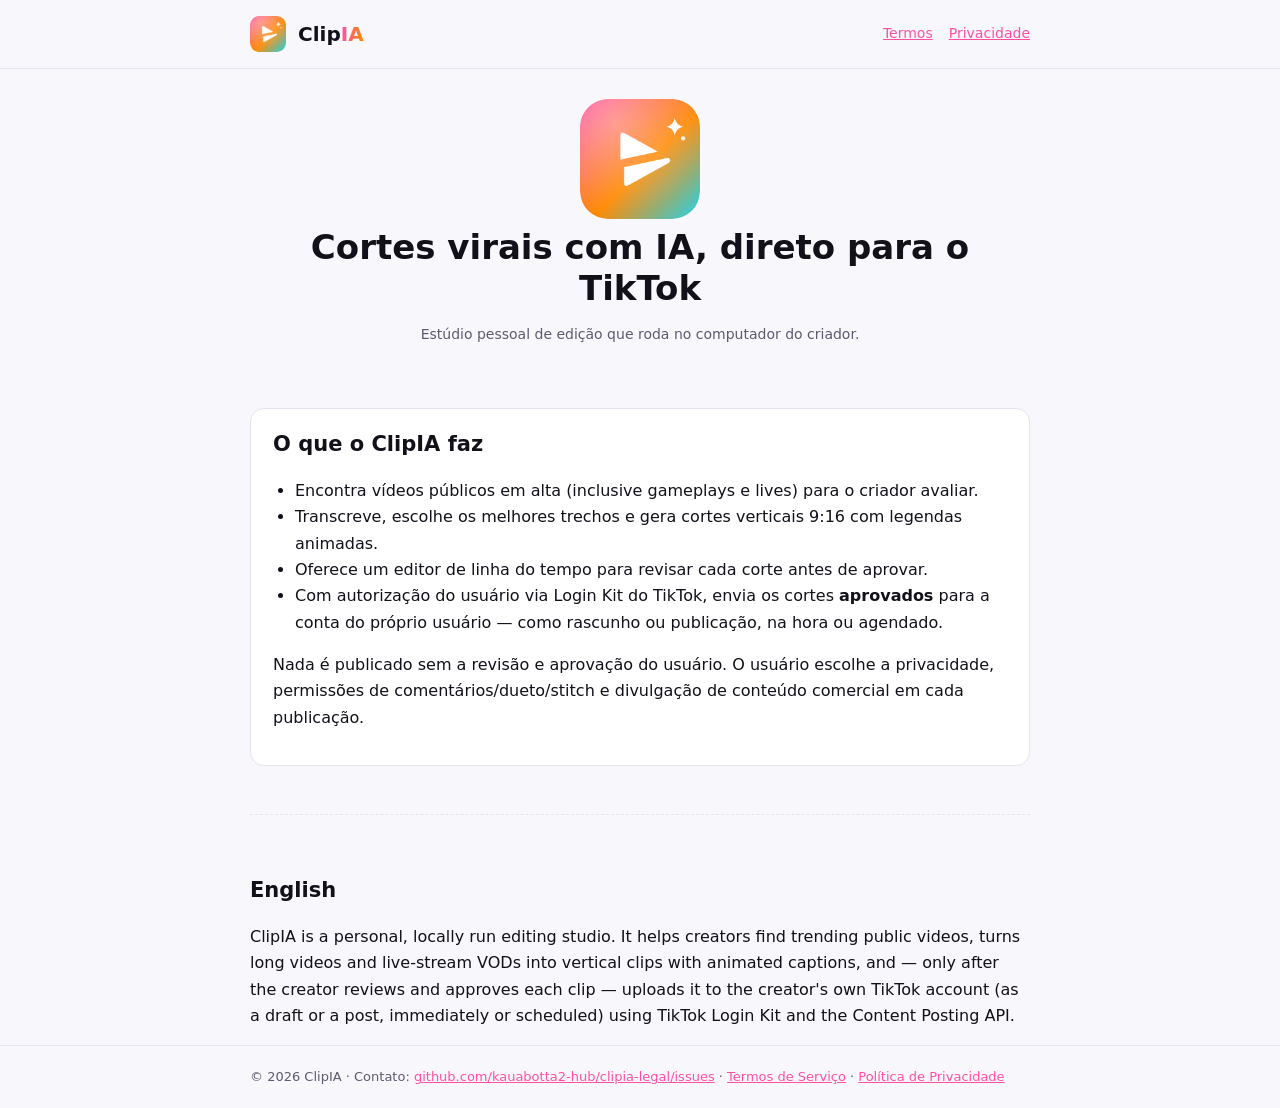
<file: index.html>
<!doctype html>
<html lang="pt-BR">
<head>
  <meta charset="utf-8"><meta name="viewport" content="width=device-width, initial-scale=1">
  <title>ClipIA — cortes para TikTok com IA</title>
  <meta name="description" content="ClipIA transforma vídeos longos e lives em cortes verticais com legendas e publica no TikTok da sua conta.">
  <link rel="icon" href="icon.png"><link rel="stylesheet" href="style.css">
</head>
<body>
<header><div class="wrap"><img src="icon.png" alt=""><a class="brand" href="./">Clip<span>IA</span></a>
  <nav><a href="termos.html">Termos</a><a href="privacidade.html">Privacidade</a></nav></div></header>
<main class="wrap">
  <section class="hero">
    <img src="icon.png" alt="Ícone do ClipIA">
    <h1>Cortes virais com IA, direto para o TikTok</h1>
    <p class="muted">Estúdio pessoal de edição que roda no computador do criador.</p>
  </section>
  <div class="card">
    <h2 style="margin-top:0">O que o ClipIA faz</h2>
    <ul>
      <li>Encontra vídeos públicos em alta (inclusive gameplays e lives) para o criador avaliar.</li>
      <li>Transcreve, escolhe os melhores trechos e gera cortes verticais 9:16 com legendas animadas.</li>
      <li>Oferece um editor de linha do tempo para revisar cada corte antes de aprovar.</li>
      <li>Com autorização do usuário via Login Kit do TikTok, envia os cortes <strong>aprovados</strong> para a conta do próprio usuário — como rascunho ou publicação, na hora ou agendado.</li>
    </ul>
    <p>Nada é publicado sem a revisão e aprovação do usuário. O usuário escolhe a privacidade, permissões de comentários/dueto/stitch e divulgação de conteúdo comercial em cada publicação.</p>
  </div>
  <div class="lang">
    <h2>English</h2>
    <p>ClipIA is a personal, locally run editing studio. It helps creators find trending public videos, turns long videos and live-stream VODs into vertical clips with animated captions, and — only after the creator reviews and approves each clip — uploads it to the creator's own TikTok account (as a draft or a post, immediately or scheduled) using TikTok Login Kit and the Content Posting API.</p>
  </div>
</main>
<footer><div class="wrap">© 2026 ClipIA · Contato: <a href="https://github.com/kauabotta2-hub/clipia-legal/issues" target="_blank" rel="noopener">github.com/kauabotta2-hub/clipia-legal/issues</a> · <a href="termos.html">Termos de Serviço</a> · <a href="privacidade.html">Política de Privacidade</a></div></footer>
</body>
</html>
</file>
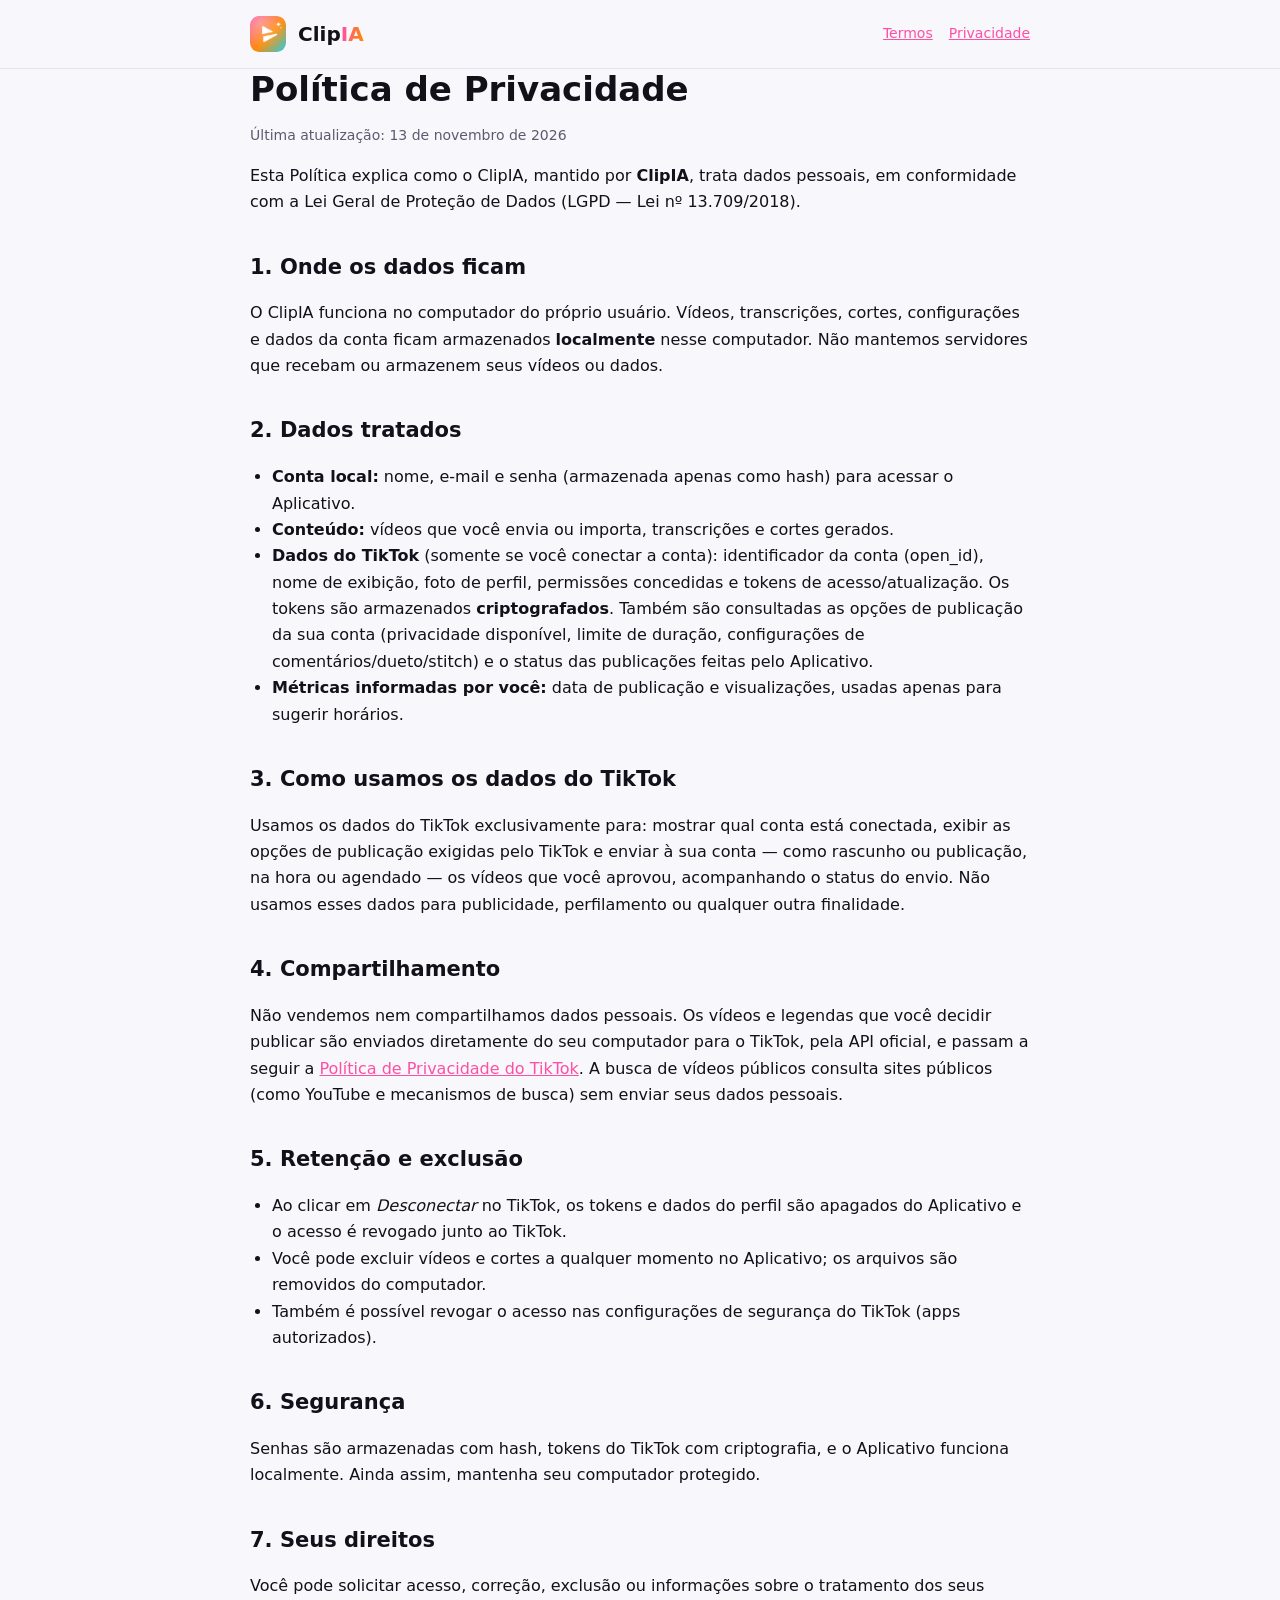
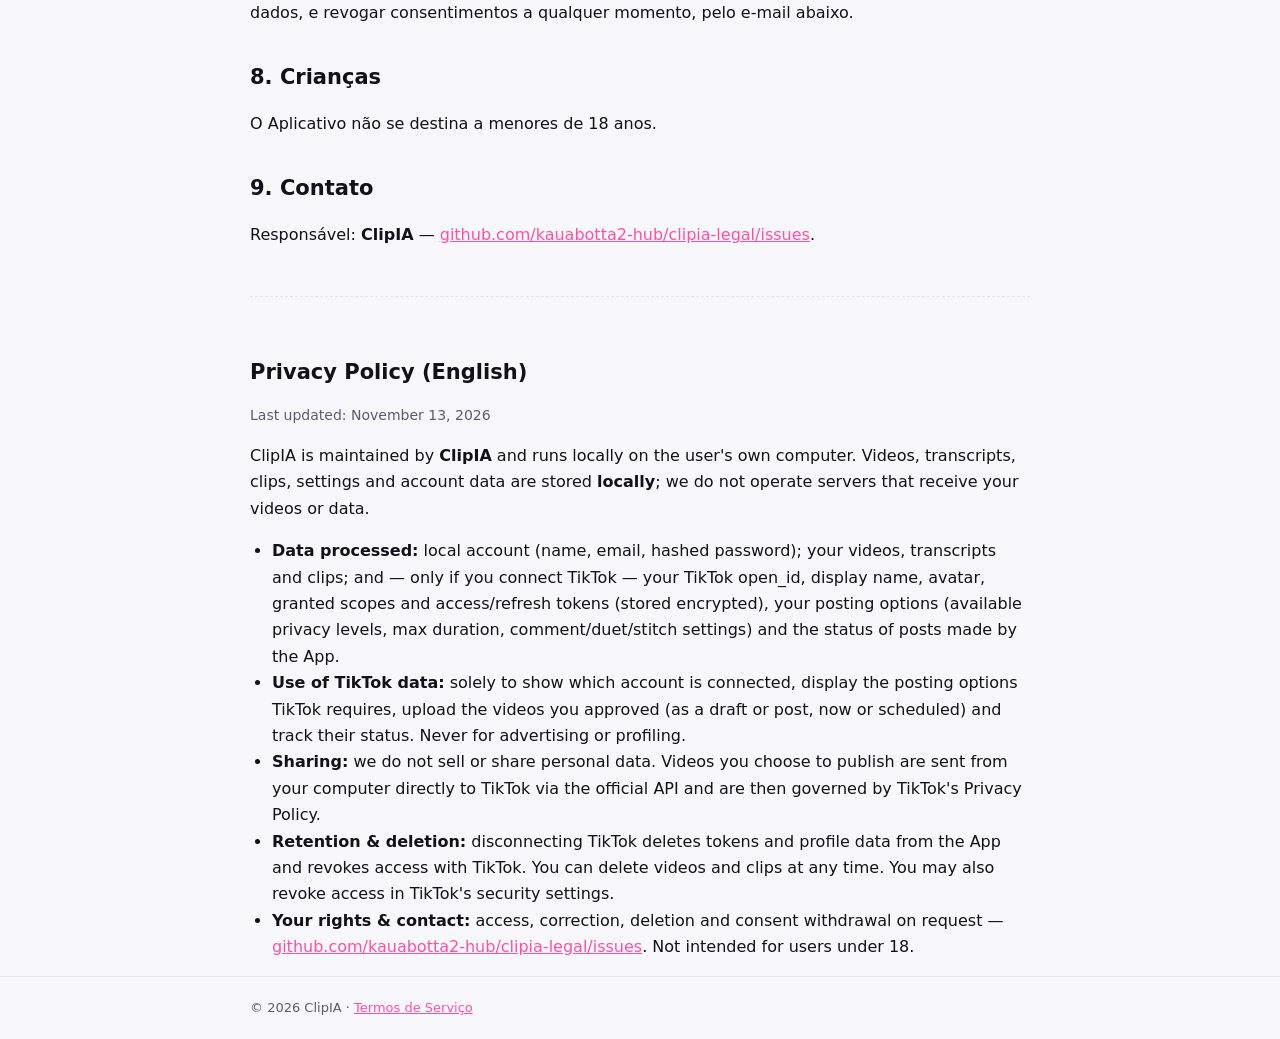
<file: privacidade.html>
<!doctype html>
<html lang="pt-BR">
<head>
  <meta charset="utf-8"><meta name="viewport" content="width=device-width, initial-scale=1">
  <title>Política de Privacidade — ClipIA</title>
  <link rel="icon" href="icon.png"><link rel="stylesheet" href="style.css">
</head>
<body>
<header><div class="wrap"><img src="icon.png" alt=""><a class="brand" href="./">Clip<span>IA</span></a>
  <nav><a href="termos.html">Termos</a><a href="privacidade.html">Privacidade</a></nav></div></header>
<main class="wrap">
  <h1>Política de Privacidade</h1>
  <p class="muted">Última atualização: 13 de novembro de 2026</p>

  <p>Esta Política explica como o ClipIA, mantido por <strong>ClipIA</strong>, trata dados pessoais, em conformidade com a Lei Geral de Proteção de Dados (LGPD — Lei nº 13.709/2018).</p>

  <h2>1. Onde os dados ficam</h2>
  <p>O ClipIA funciona no computador do próprio usuário. Vídeos, transcrições, cortes, configurações e dados da conta ficam armazenados <strong>localmente</strong> nesse computador. Não mantemos servidores que recebam ou armazenem seus vídeos ou dados.</p>

  <h2>2. Dados tratados</h2>
  <ul>
    <li><strong>Conta local:</strong> nome, e-mail e senha (armazenada apenas como hash) para acessar o Aplicativo.</li>
    <li><strong>Conteúdo:</strong> vídeos que você envia ou importa, transcrições e cortes gerados.</li>
    <li><strong>Dados do TikTok</strong> (somente se você conectar a conta): identificador da conta (open_id), nome de exibição, foto de perfil, permissões concedidas e tokens de acesso/atualização. Os tokens são armazenados <strong>criptografados</strong>. Também são consultadas as opções de publicação da sua conta (privacidade disponível, limite de duração, configurações de comentários/dueto/stitch) e o status das publicações feitas pelo Aplicativo.</li>
    <li><strong>Métricas informadas por você:</strong> data de publicação e visualizações, usadas apenas para sugerir horários.</li>
  </ul>

  <h2>3. Como usamos os dados do TikTok</h2>
  <p>Usamos os dados do TikTok exclusivamente para: mostrar qual conta está conectada, exibir as opções de publicação exigidas pelo TikTok e enviar à sua conta — como rascunho ou publicação, na hora ou agendado — os vídeos que você aprovou, acompanhando o status do envio. Não usamos esses dados para publicidade, perfilamento ou qualquer outra finalidade.</p>

  <h2>4. Compartilhamento</h2>
  <p>Não vendemos nem compartilhamos dados pessoais. Os vídeos e legendas que você decidir publicar são enviados diretamente do seu computador para o TikTok, pela API oficial, e passam a seguir a <a href="https://www.tiktok.com/legal/privacy-policy" target="_blank" rel="noopener">Política de Privacidade do TikTok</a>. A busca de vídeos públicos consulta sites públicos (como YouTube e mecanismos de busca) sem enviar seus dados pessoais.</p>

  <h2>5. Retenção e exclusão</h2>
  <ul>
    <li>Ao clicar em <em>Desconectar</em> no TikTok, os tokens e dados do perfil são apagados do Aplicativo e o acesso é revogado junto ao TikTok.</li>
    <li>Você pode excluir vídeos e cortes a qualquer momento no Aplicativo; os arquivos são removidos do computador.</li>
    <li>Também é possível revogar o acesso nas configurações de segurança do TikTok (apps autorizados).</li>
  </ul>

  <h2>6. Segurança</h2>
  <p>Senhas são armazenadas com hash, tokens do TikTok com criptografia, e o Aplicativo funciona localmente. Ainda assim, mantenha seu computador protegido.</p>

  <h2>7. Seus direitos</h2>
  <p>Você pode solicitar acesso, correção, exclusão ou informações sobre o tratamento dos seus dados, e revogar consentimentos a qualquer momento, pelo e-mail abaixo.</p>

  <h2>8. Crianças</h2>
  <p>O Aplicativo não se destina a menores de 18 anos.</p>

  <h2>9. Contato</h2>
  <p>Responsável: <strong>ClipIA</strong> — <a href="https://github.com/kauabotta2-hub/clipia-legal/issues" target="_blank" rel="noopener">github.com/kauabotta2-hub/clipia-legal/issues</a>.</p>

  <div class="lang">
    <h2>Privacy Policy (English)</h2>
    <p class="muted">Last updated: November 13, 2026</p>
    <p>ClipIA is maintained by <strong>ClipIA</strong> and runs locally on the user's own computer. Videos, transcripts, clips, settings and account data are stored <strong>locally</strong>; we do not operate servers that receive your videos or data.</p>
    <ul>
      <li><strong>Data processed:</strong> local account (name, email, hashed password); your videos, transcripts and clips; and — only if you connect TikTok — your TikTok open_id, display name, avatar, granted scopes and access/refresh tokens (stored encrypted), your posting options (available privacy levels, max duration, comment/duet/stitch settings) and the status of posts made by the App.</li>
      <li><strong>Use of TikTok data:</strong> solely to show which account is connected, display the posting options TikTok requires, upload the videos you approved (as a draft or post, now or scheduled) and track their status. Never for advertising or profiling.</li>
      <li><strong>Sharing:</strong> we do not sell or share personal data. Videos you choose to publish are sent from your computer directly to TikTok via the official API and are then governed by TikTok's Privacy Policy.</li>
      <li><strong>Retention &amp; deletion:</strong> disconnecting TikTok deletes tokens and profile data from the App and revokes access with TikTok. You can delete videos and clips at any time. You may also revoke access in TikTok's security settings.</li>
      <li><strong>Your rights &amp; contact:</strong> access, correction, deletion and consent withdrawal on request — <a href="https://github.com/kauabotta2-hub/clipia-legal/issues" target="_blank" rel="noopener">github.com/kauabotta2-hub/clipia-legal/issues</a>. Not intended for users under 18.</li>
    </ul>
  </div>
</main>
<footer><div class="wrap">© 2026 ClipIA · <a href="termos.html">Termos de Serviço</a></div></footer>
</body>
</html>
</file>
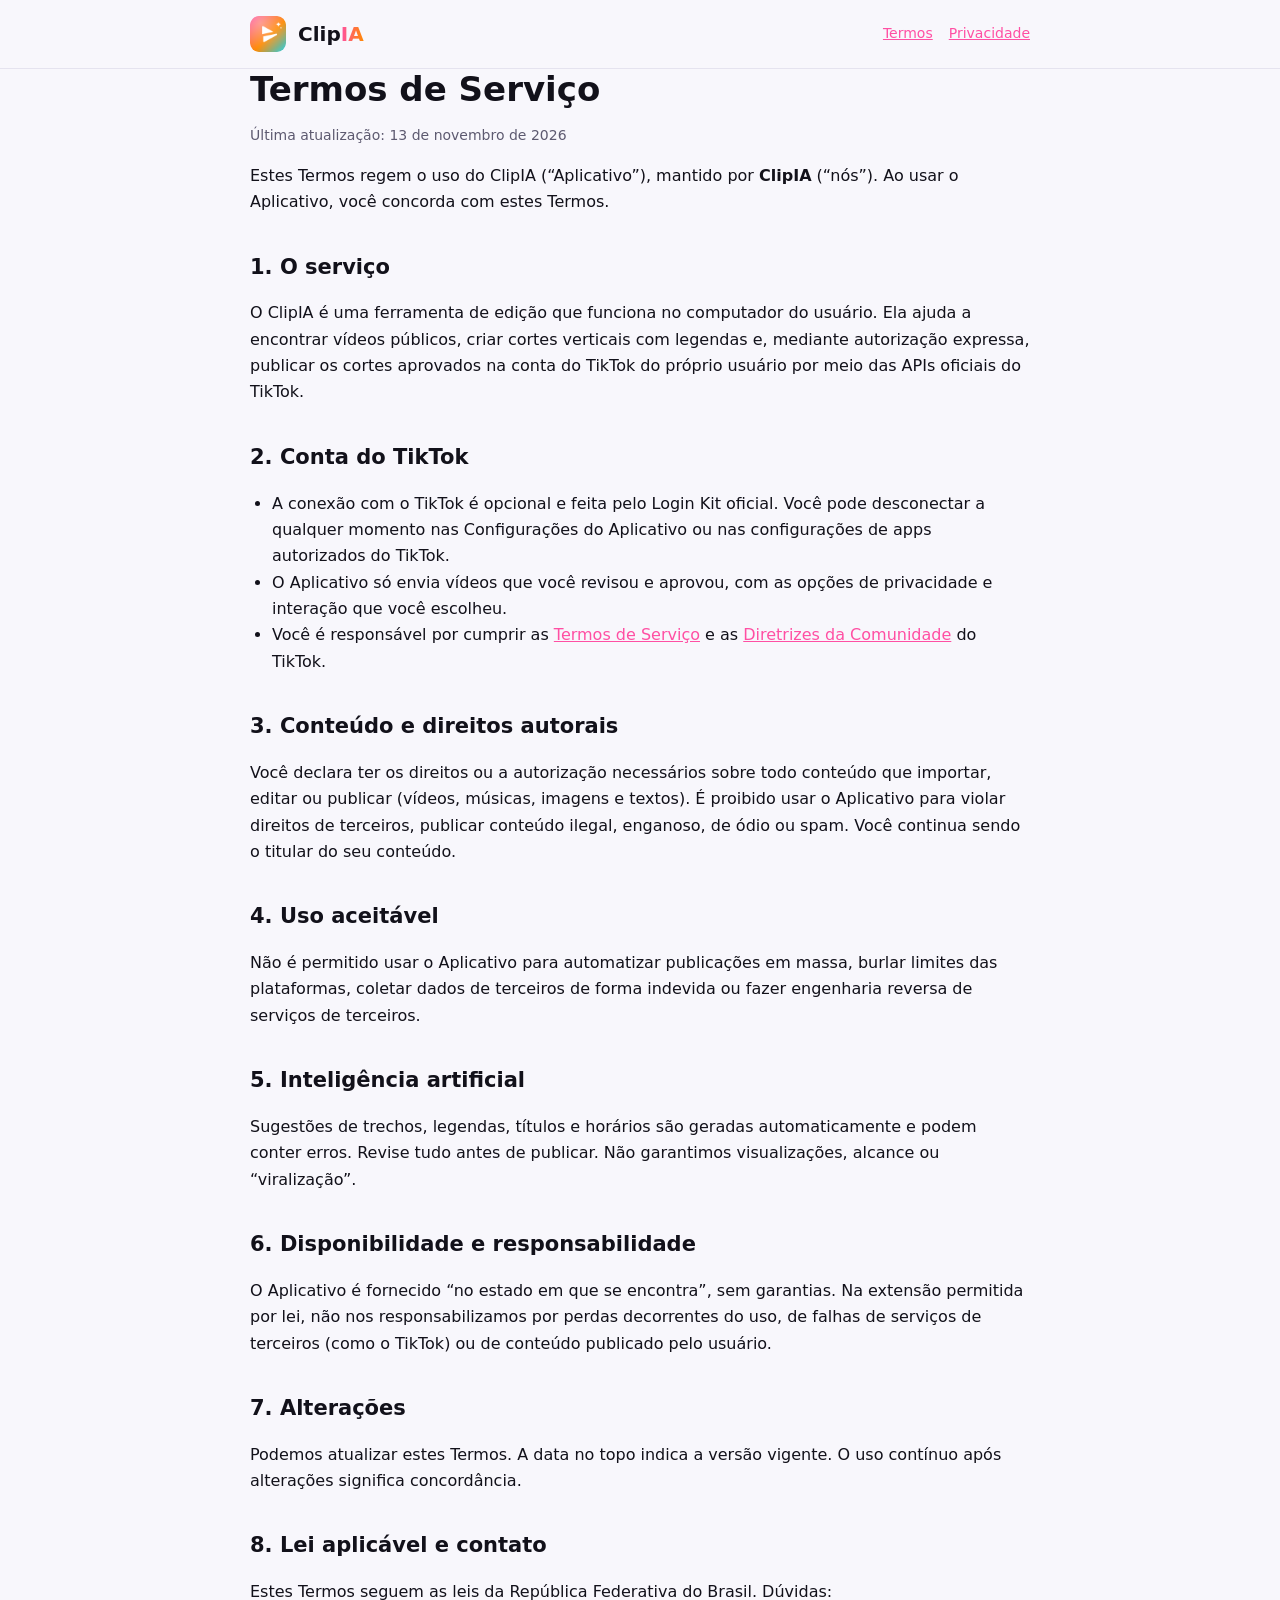
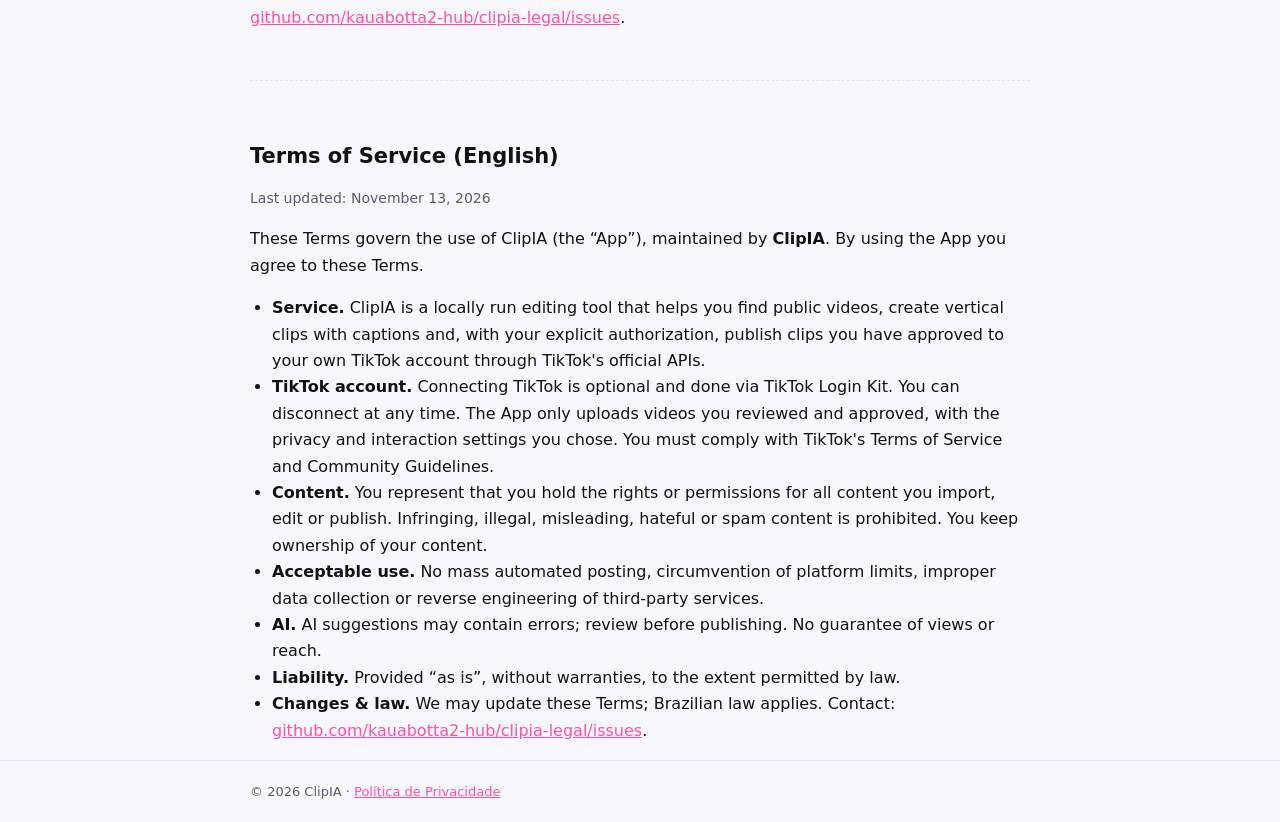
<file: termos.html>
<!doctype html>
<html lang="pt-BR">
<head>
  <meta charset="utf-8"><meta name="viewport" content="width=device-width, initial-scale=1">
  <title>Termos de Serviço — ClipIA</title>
  <link rel="icon" href="icon.png"><link rel="stylesheet" href="style.css">
</head>
<body>
<header><div class="wrap"><img src="icon.png" alt=""><a class="brand" href="./">Clip<span>IA</span></a>
  <nav><a href="termos.html">Termos</a><a href="privacidade.html">Privacidade</a></nav></div></header>
<main class="wrap">
  <h1>Termos de Serviço</h1>
  <p class="muted">Última atualização: 13 de novembro de 2026</p>

  <p>Estes Termos regem o uso do ClipIA (“Aplicativo”), mantido por <strong>ClipIA</strong> (“nós”). Ao usar o Aplicativo, você concorda com estes Termos.</p>

  <h2>1. O serviço</h2>
  <p>O ClipIA é uma ferramenta de edição que funciona no computador do usuário. Ela ajuda a encontrar vídeos públicos, criar cortes verticais com legendas e, mediante autorização expressa, publicar os cortes aprovados na conta do TikTok do próprio usuário por meio das APIs oficiais do TikTok.</p>

  <h2>2. Conta do TikTok</h2>
  <ul>
    <li>A conexão com o TikTok é opcional e feita pelo Login Kit oficial. Você pode desconectar a qualquer momento nas Configurações do Aplicativo ou nas configurações de apps autorizados do TikTok.</li>
    <li>O Aplicativo só envia vídeos que você revisou e aprovou, com as opções de privacidade e interação que você escolheu.</li>
    <li>Você é responsável por cumprir as <a href="https://www.tiktok.com/legal/terms-of-service" target="_blank" rel="noopener">Termos de Serviço</a> e as <a href="https://www.tiktok.com/community-guidelines" target="_blank" rel="noopener">Diretrizes da Comunidade</a> do TikTok.</li>
  </ul>

  <h2>3. Conteúdo e direitos autorais</h2>
  <p>Você declara ter os direitos ou a autorização necessários sobre todo conteúdo que importar, editar ou publicar (vídeos, músicas, imagens e textos). É proibido usar o Aplicativo para violar direitos de terceiros, publicar conteúdo ilegal, enganoso, de ódio ou spam. Você continua sendo o titular do seu conteúdo.</p>

  <h2>4. Uso aceitável</h2>
  <p>Não é permitido usar o Aplicativo para automatizar publicações em massa, burlar limites das plataformas, coletar dados de terceiros de forma indevida ou fazer engenharia reversa de serviços de terceiros.</p>

  <h2>5. Inteligência artificial</h2>
  <p>Sugestões de trechos, legendas, títulos e horários são geradas automaticamente e podem conter erros. Revise tudo antes de publicar. Não garantimos visualizações, alcance ou “viralização”.</p>

  <h2>6. Disponibilidade e responsabilidade</h2>
  <p>O Aplicativo é fornecido “no estado em que se encontra”, sem garantias. Na extensão permitida por lei, não nos responsabilizamos por perdas decorrentes do uso, de falhas de serviços de terceiros (como o TikTok) ou de conteúdo publicado pelo usuário.</p>

  <h2>7. Alterações</h2>
  <p>Podemos atualizar estes Termos. A data no topo indica a versão vigente. O uso contínuo após alterações significa concordância.</p>

  <h2>8. Lei aplicável e contato</h2>
  <p>Estes Termos seguem as leis da República Federativa do Brasil. Dúvidas: <a href="https://github.com/kauabotta2-hub/clipia-legal/issues" target="_blank" rel="noopener">github.com/kauabotta2-hub/clipia-legal/issues</a>.</p>

  <div class="lang">
    <h2>Terms of Service (English)</h2>
    <p class="muted">Last updated: November 13, 2026</p>
    <p>These Terms govern the use of ClipIA (the “App”), maintained by <strong>ClipIA</strong>. By using the App you agree to these Terms.</p>
    <ul>
      <li><strong>Service.</strong> ClipIA is a locally run editing tool that helps you find public videos, create vertical clips with captions and, with your explicit authorization, publish clips you have approved to your own TikTok account through TikTok's official APIs.</li>
      <li><strong>TikTok account.</strong> Connecting TikTok is optional and done via TikTok Login Kit. You can disconnect at any time. The App only uploads videos you reviewed and approved, with the privacy and interaction settings you chose. You must comply with TikTok's Terms of Service and Community Guidelines.</li>
      <li><strong>Content.</strong> You represent that you hold the rights or permissions for all content you import, edit or publish. Infringing, illegal, misleading, hateful or spam content is prohibited. You keep ownership of your content.</li>
      <li><strong>Acceptable use.</strong> No mass automated posting, circumvention of platform limits, improper data collection or reverse engineering of third-party services.</li>
      <li><strong>AI.</strong> AI suggestions may contain errors; review before publishing. No guarantee of views or reach.</li>
      <li><strong>Liability.</strong> Provided “as is”, without warranties, to the extent permitted by law.</li>
      <li><strong>Changes &amp; law.</strong> We may update these Terms; Brazilian law applies. Contact: <a href="https://github.com/kauabotta2-hub/clipia-legal/issues" target="_blank" rel="noopener">github.com/kauabotta2-hub/clipia-legal/issues</a>.</li>
    </ul>
  </div>
</main>
<footer><div class="wrap">© 2026 ClipIA · <a href="privacidade.html">Política de Privacidade</a></div></footer>
</body>
</html>
</file>
<file: style.css>
:root { --bg: #0c0b12; --card: #1a1825; --border: #2a2738; --text: #ecebf5; --muted: #a8a4bd; --pink: #ff4fa3; --orange: #ff8a00; }
@media (prefers-color-scheme: light) { :root { --bg: #f8f7fc; --card: #ffffff; --border: #e5e3ef; --text: #12111a; --muted: #5d5a70; } }
* { box-sizing: border-box; }
body { margin: 0; background: var(--bg); color: var(--text); font: 16px/1.65 "Segoe UI", Inter, system-ui, sans-serif; }
header { border-bottom: 1px solid var(--border); }
.wrap { max-width: 820px; margin: 0 auto; padding: 0 20px; }
header .wrap { display: flex; align-items: center; gap: 12px; height: 68px; }
header img { width: 36px; height: 36px; border-radius: 9px; }
header a.brand { font-weight: 800; font-size: 20px; color: var(--text); text-decoration: none; }
header a.brand span { background: linear-gradient(90deg, var(--pink), var(--orange)); -webkit-background-clip: text; background-clip: text; color: transparent; }
nav { margin-left: auto; display: flex; gap: 16px; font-size: 14px; }
a { color: var(--pink); }
main { padding: 40px 0 60px; }
h1 { font-size: 34px; line-height: 1.2; margin: 0 0 6px; }
h2 { font-size: 21px; margin: 34px 0 8px; }
.muted { color: var(--muted); font-size: 14px; }
.card { background: var(--card); border: 1px solid var(--border); border-radius: 14px; padding: 18px 22px; margin: 18px 0; }
.hero { text-align: center; padding: 30px 0; }
.hero img { width: 120px; height: 120px; border-radius: 28px; }
.lang { margin-top: 48px; padding-top: 24px; border-top: 1px dashed var(--border); }
footer { border-top: 1px solid var(--border); padding: 20px 0; font-size: 13px; color: var(--muted); }
ul { padding-left: 22px; }
</file>
